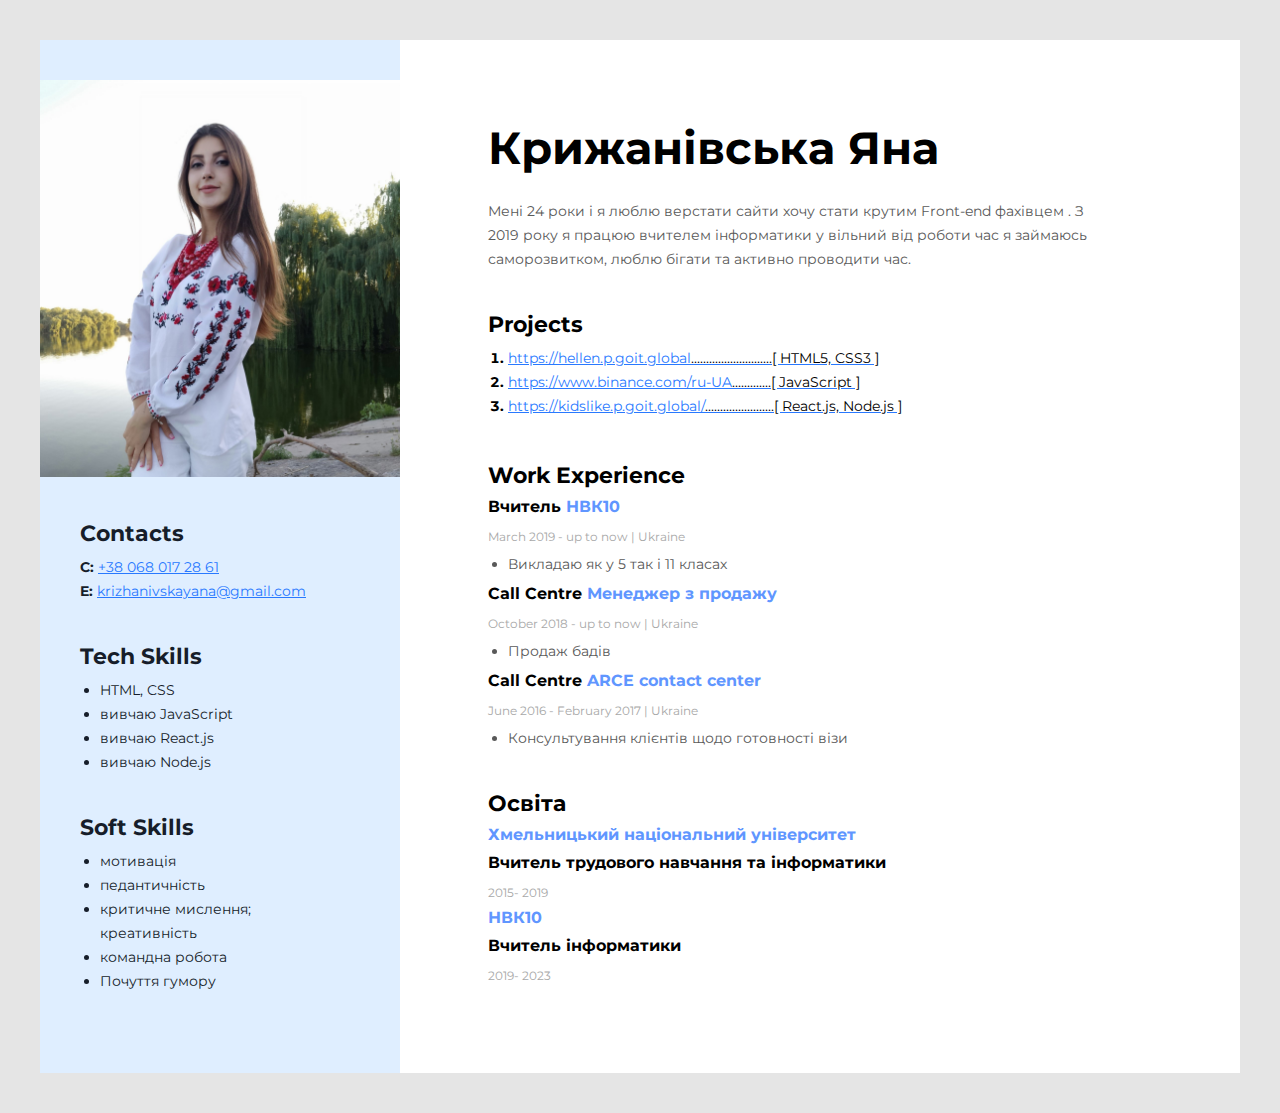
<file: index.html>
<!DOCTYPE html>
<html lang="en">
<head>

<meta charset="UTF-8">
<meta http-equiv="X-UA-Compatible" content="IE-edge">
<meta name="viewport" content="width-device-width, initial-scale-1.0">

<link rel="preconnect" href="https://fonts.googleapis.com">
<link rel="preconnect" href="https://fonts.gstatic.com" crossorigin>
<link href="https://fonts.googleapis.com/css2?family=Montserrat&display=swap" rel="stylesheet">

<link rel= "stylesheet"  href="./css/reset.css">
<link rel="stylesheet"  href="./css/style.css">
<title> index.html </title>

</head>
<body>

<div class ="wrapper"> 
	<!-- Контент -->
    <div class="main-content">
	<!-- Про мене -->
    <div class ="about-me">
	<h1 class ="my-name">Крижанівська Яна </h1><br>
	<p class ="my-sammary">Мені 24 роки  і я люблю верстати сайти хочу стати крутим Front-end  фахівцем . З<br> 2019 року я працюю вчителем інформатики у вільний від роботи час я займаюсь саморозвитком, люблю бігати та активно проводити час. </p>
    </div>

<!-- Проект -->
	<div class="projects-container">
		<h3 class="main-content-title"> Projects </h3>
		<ol class="projects-list">
		<li class="projects-item" ><a class="projects-link" href="https://hellen.p.goit.global/">https://hellen.p.goit.global<span class="project-tech">...........................[ HTML5, CSS3 ]</span></a></li>
		<li class="projects-item"><a class="projects-link" href="https://www.binance.com/ru-UA">https://www.binance.com/ru-UA<span class="project-tech">.............[ JavaScript ]</span></a></li>
		<li class="projects-item"><a class="projects-link" href="https://kidslike.p.goit.global/">https://kidslike.p.goit.global/<span class="project-tech">.......................[ React.js, Node.js ]</span></a></li>
		</ol>
	</div>
<!-- Робота -->
    <div>
	    <h3 class ="main-content-title">Work Experience</h3>
	</div>
	<!-- Компанія1 -->
	<div class="company-container">
        <h4 class ="company-position">Вчитель<span class ="company-position-accent"> НВК10</span> </h4>
        <p class="w2">March 2019 - up to now   |   Ukraine</p>
        <ul class="company-duty-list">
           <li class="company-duty">Викладаю як у 5 так і 11 класах</li> 
        </ul>
    </div>

<!-- Компанія2 -->
    <div class="company-container">
    	<h4 class= "company-position">Сall Сentre <span class ="company-position-accent">Менеджер з продажу </span></h4>
    	<p class="w2">October 2018 - up to now   |   Ukraine</p>
    	<ul class="company-duty-list">
    		<li class="company-duty">Продаж бадів</li>	
    	</ul>
    </div>
    <!-- Компанія3 -->
    <div class="company-container">
    	<h4 class ="company-position">Сall Сentre<span class ="company-position-accent"> ARCE contact center</span> </h4>
    	<p class="w2">June 2016 - February 2017   |   Ukraine</p>
    	<ul class="company-duty-list">
    		<li class="company-duty">Консультування клієнтів щодо готовності візи</li>
    	</ul>
    </div><br><br>
   
    <!-- Освіта -->
    <div>
    	<h3 class ="main-content-title">Освіта</h3>
    	<div>
    	<h4 class = "education-place"> Хмельницький національний університет </h4>
    	<h5 class ="company-position">Вчитель трудового навчання та інформатики</h5>
    	<p class="w2"> 2015- 2019 </p>
    	</div>
    </div>
    <div>
    	<h4 class ="education-place">НВК10</h4>
    	<h5 class ="company-position">Вчитель інформатики</h5>
    	<p class="w2"> 2019- 2023 </p>
    </div>
    </div> 
<!-- Sidebar -->
    <aside class="sidebar">
	    <img class ="my-photo" src="img/000.jpg" width="360px" >
	    <div class="sidebar-content"> 
<!-- Контакти -->
    <div class="contacts-container">
	    <h3 class ="sidebar-title"> Contacts </h3>
	    <ul>
		<li class="contacts-item"> C:  <a class="contacts-link" href="tel:+38 888 888 88 88">+38 068 017 28 61</a></li>		
		<li class="contacts-item"> E:  <a class="contacts-link" href="mailto:gaaga@gmail.com">krizhanivskayana@gmail.com</a></li>
	    </ul>
    </div>
<!-- Тег скілс -->
    <div class="skills-container">
        <h3 class="sidebar-title">Tech Skills</h3>
        <ul class="skills-list">
		<li class="skills-item">HTML, CSS</li>
		<li class="skills-item">вивчаю JavaScript</li>
		<li class="skills-item">вивчаю React.js</li>
		<li class="skills-item">вивчаю Node.js</li>
	    </ul>
    </div>
    <div class="skills-container">
	    <h3 class="sidebar-title">Soft Skills</h3>
	    <ul class="skills-list">
		<li class="skills-item">мотивація</li>
		<li class="skills-item">педантичність</li>
		<li class="skills-item">критичне мислення; креативність</li>
		<li class="skills-item">командна робота</li>
		<li class="skills-item">Почуття гумору</li>
	    </ul>
    </div>
</div>
</aside>
</div>
</body>
</html>
</file>
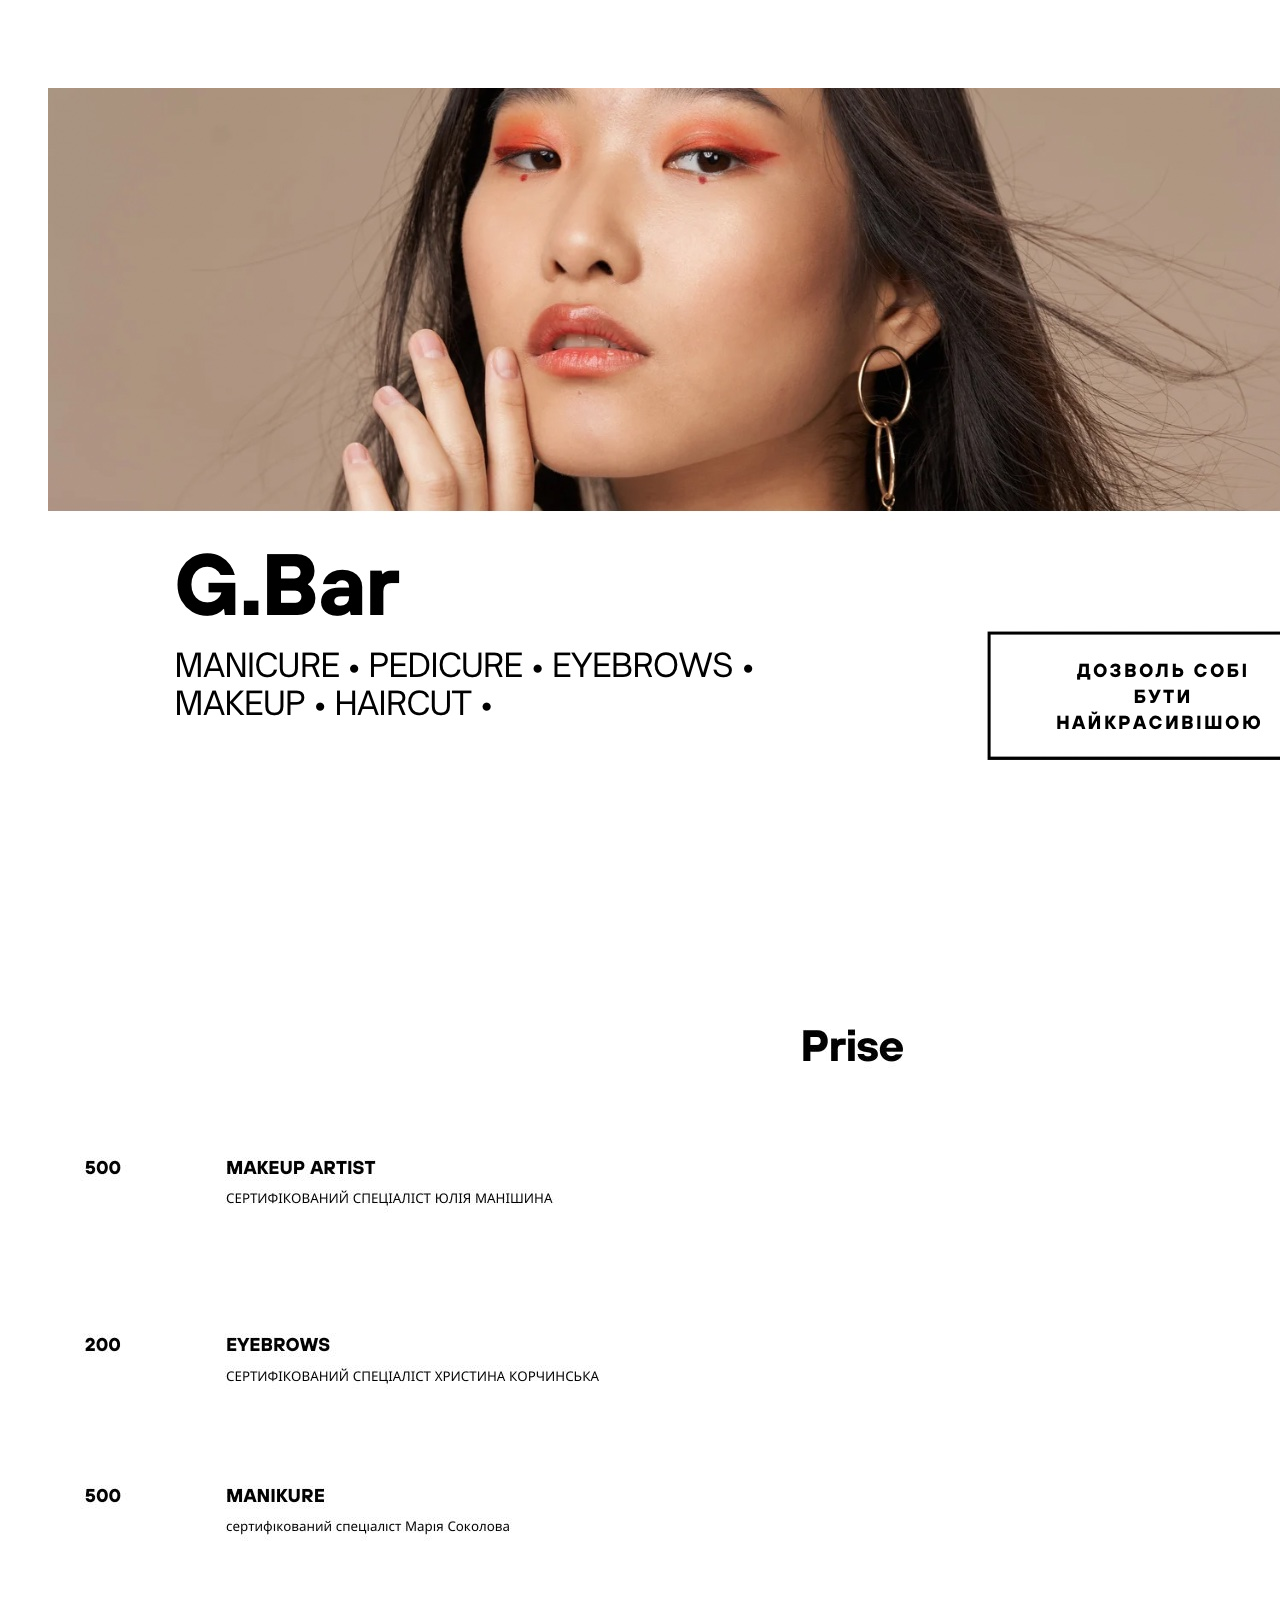
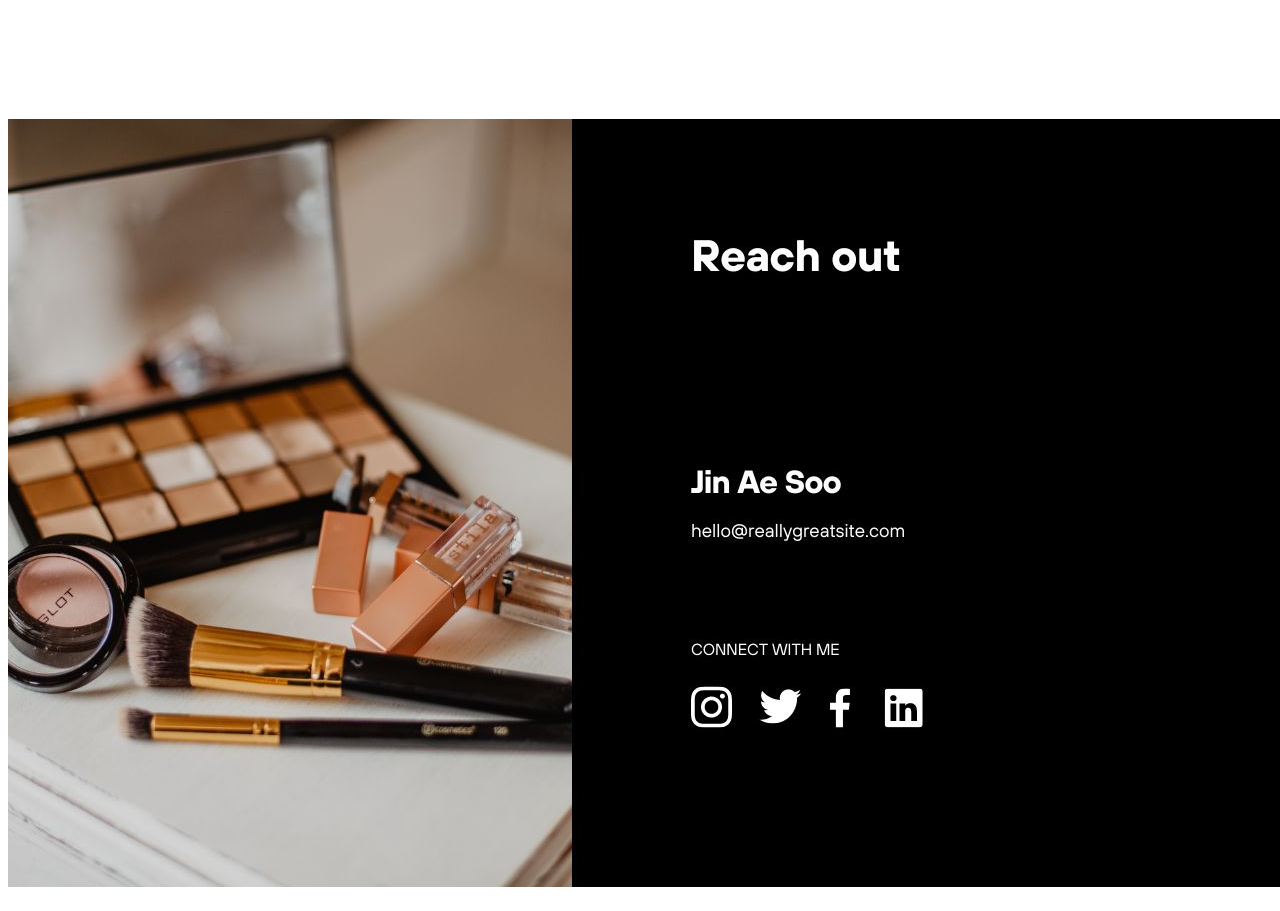
<file: site.html>
<!DOCTYPE html>
<html>
<head>
	<title>G.Bar</title>
	<link rel="stylesheet" type="text/css" href="i.css">
</head>
<body>
	<h1  align="center">
  <img src="img/1.jpg" >

</h1>

<h2 align="center" >
 <img src="img/Experience.jpg" > 
</h2>
<h3 align="center" >
 <img src="img/Contact.jpg" > 
</h3>
</body>
</html>
</file>
<file: css/style.css>
body{
padding-left: 40px;
padding-top: 40px;
padding-right: 40px;
padding-bottom: 40px;
background: #E5E5E5;
font-family: 'Montserrat', sans-serif;
}

.wrapper{
	display: flex;
	flex-direction: row-reverse;
	background: #FFFFFF;
	width: 1200px;
	margin: auto;
}
.main-content{
	padding-left: 88px;
	padding-top: 80px;
	padding-bottom: 80px;
	padding-right: 40px;
	width: 100%;	
}
.about-me{
	margin-bottom: 40px;
}
.prew{
	font-style: normal;
font-weight: 700;
font-size: 14px;
line-height: 17px;
color: #000000;
}
.my-name{
	font-style: normal;
font-weight: 700;
font-size: 45px;
line-height: 55px;
margin-bottom: 8px;
}
.my-sammary{
font-style: normal;
font-weight: 400;
font-size: 14px;
line-height: 24px;
color: #595959;
}
.w2{
	font-style: normal;
font-weight: 400;
font-size: 12px;
line-height: 15px;
color: #A8A8A8;
margin-bottom: 8px;
}
.skills-list{
	padding-left: 20px;
}

.sidebar
{
	background: #DFEEFF;
	padding-top: 40px;
	padding-bottom: 40px;
}

.sidebar-content
{
	padding-top: 40px;
	padding-left: 40px;
	padding-right: 80px;
}
.sidebar-title
{
font-style: normal;
font-weight: 700;
font-size: 22px;
line-height: 27px;
color: #161D2A;
margin-bottom: 8px;
}
.contacts-container
{
	margin-bottom: 40px;
}
.contacts-item
{
font-style: normal;
font-weight: 700;
font-size: 14px;
line-height: 24px;
color: #161D2A;
}
.contacts-link
{
	font-style: normal;
font-weight: 400;
font-size: 14px;
line-height: 24px;
text-decoration-line: underline;
color: #2979FF;
}
.skills-container
{
margin-bottom: 40px;
}
.skills-item
{
font-style: normal;
font-weight: 400;
font-size: 14px;
line-height: 24px;
color: #161D2A;
list-style: disc;
}
.main-content-title{
margin-bottom: 8px;
font-style: normal;
font-weight: 700;
font-size: 22px;
line-height: 27px;
color: #000000;
}
.projects-container{
margin-bottom: 44px;
}
.projects-item{
font-style: normal;
font-weight: 700;
font-size: 14px;
line-height: 24px;
color: #000000;
list-style: decimal;
}
.projects-link{
font-style: normal;
font-weight: 400;
font-size: 14px;
line-height: 24px;
text-decoration-line: underline;
color: #2979FF;	
}
.project-tech{
font-style: normal;
font-weight: 400;
font-size: 14px;
line-height: 24px;
color: #000000;
}
.projects-list{
	padding-left: 20px;
}
.company-position{
font-style: normal;
font-weight: 700;
font-size: 16px;
line-height: 20px;
color: #000000;
margin-bottom: 12px;
}
.company-position-accent{
color: #6096FF
}
.company-duty{
	font-style: normal;
font-weight: 400;
font-size: 14px;
line-height: 24px;
color: #595959;
list-style: disc;
}
.company-duty-list{
	padding-left: 20px;
}
.company-container{
	margin-bottom: 8px;
}
.education-place{
	font-style: normal;
font-weight: 700;
font-size: 16px;
line-height: 20px;
color: #6096FF;
margin-bottom: 8px;
}
.work-exp
{
	margin-bottom: 40px;
}
</file>
<file: i.css>
h1  {

    margin-top: 0; 
    padding: 80px 40px 40px 40px;
    background-color:"#FFFFFF";
 }
 img {
 	background-color:"#FFFFFF"
 }
</file>
